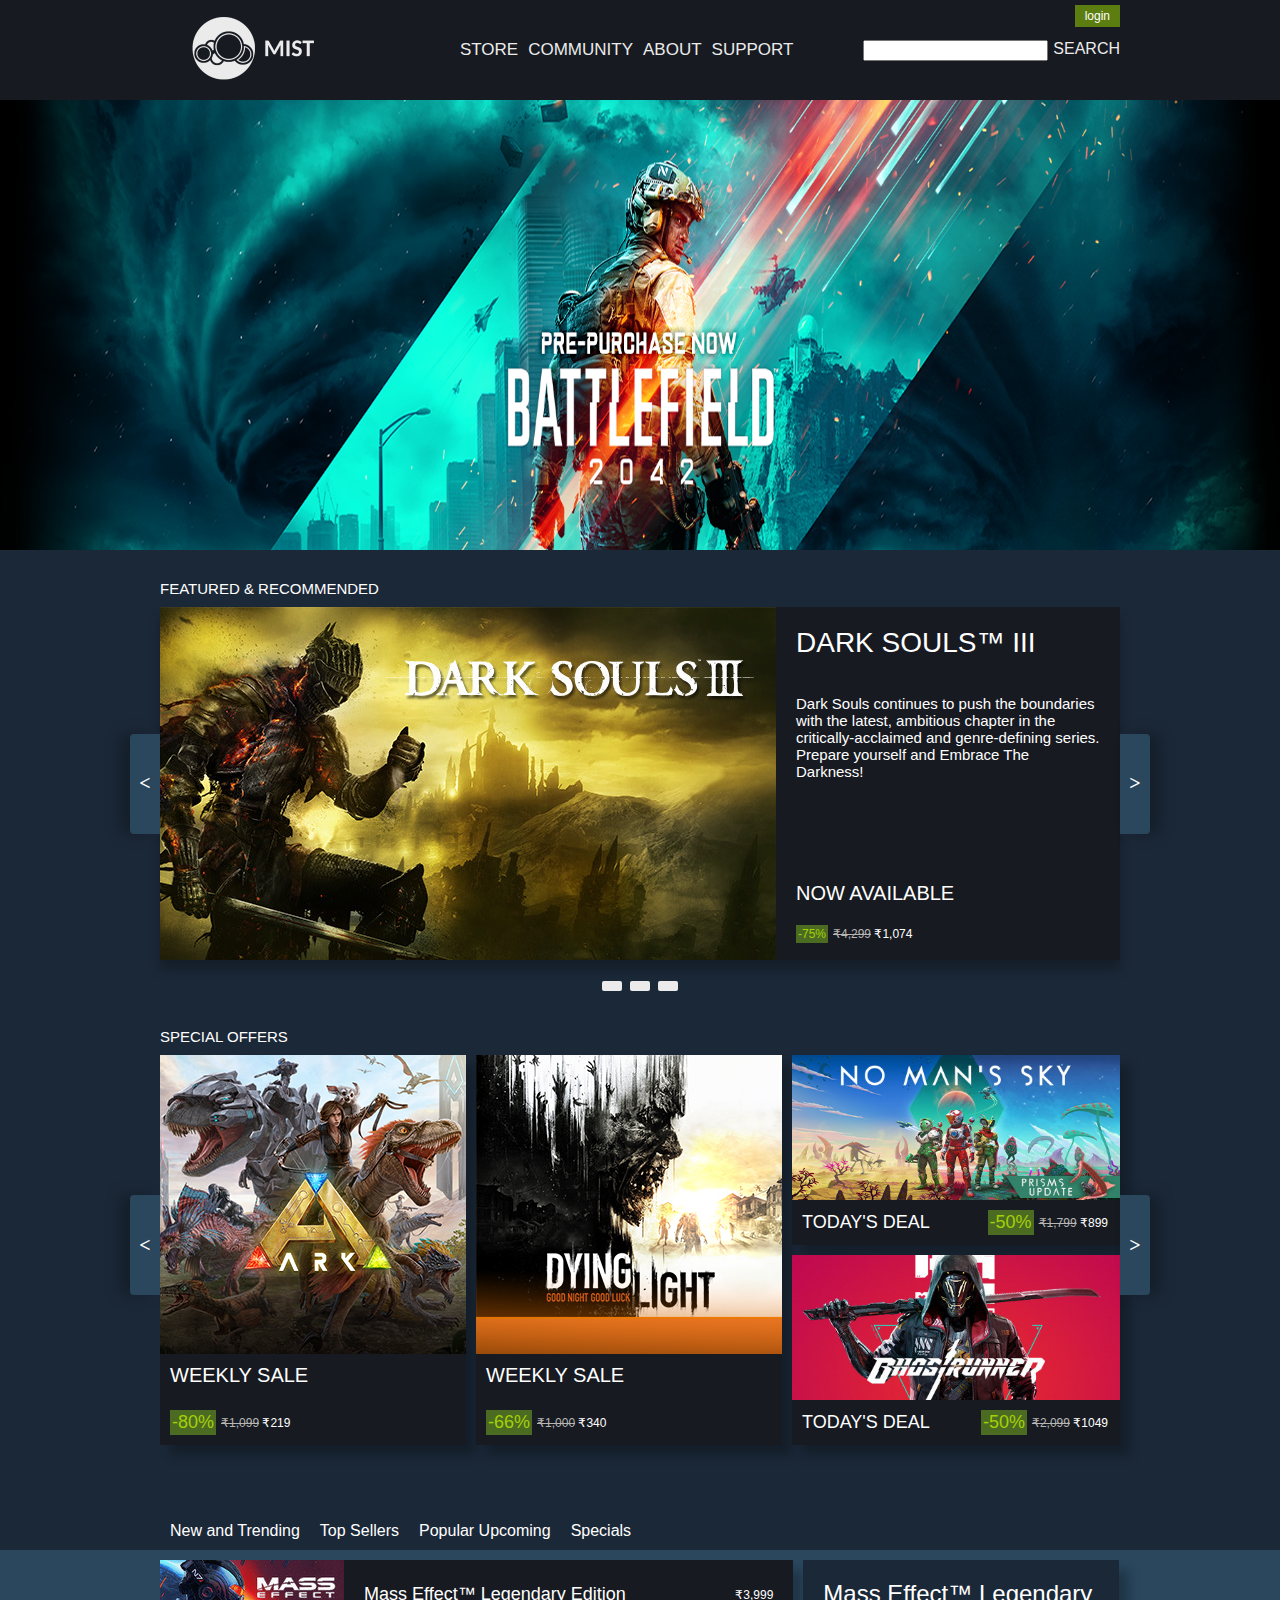
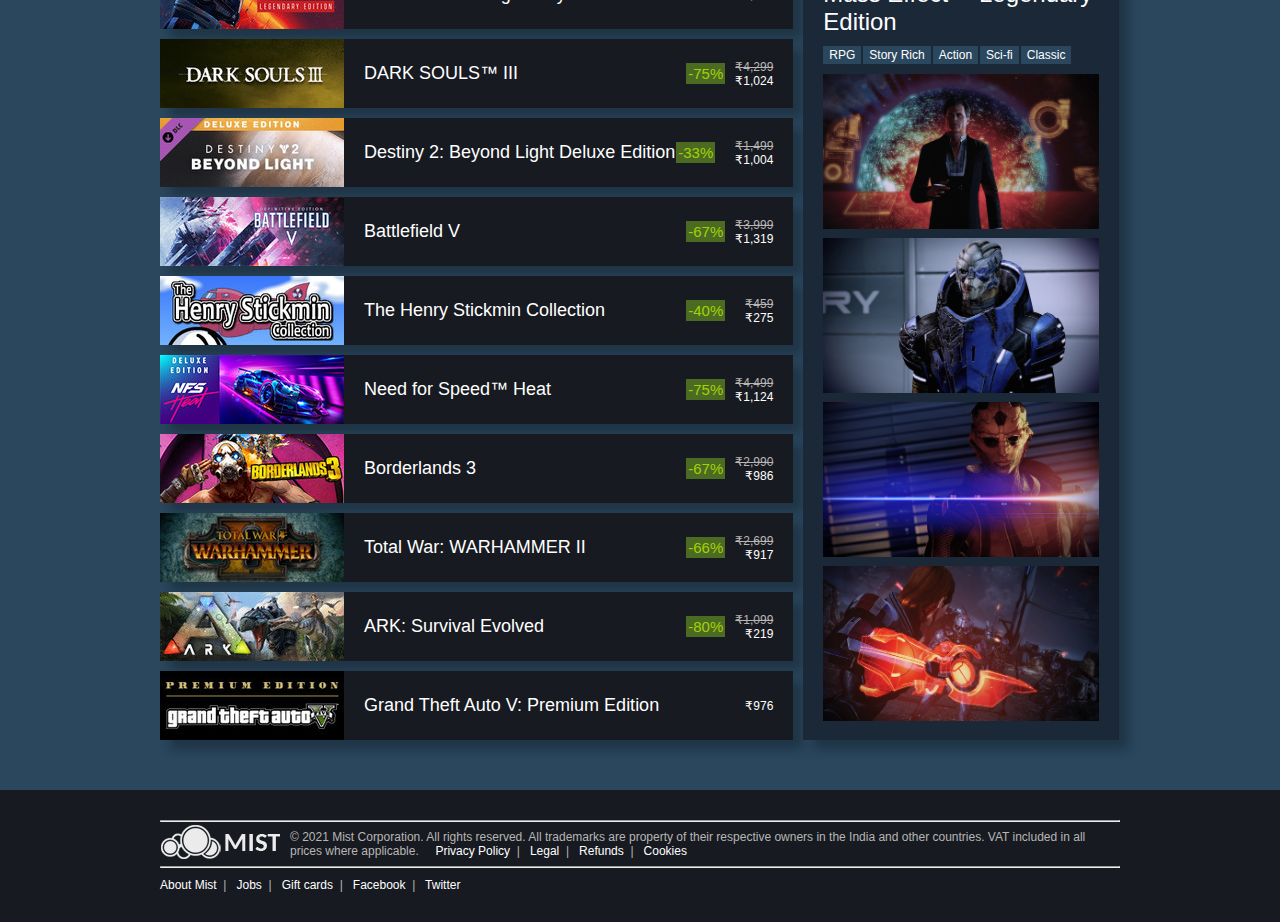
<file: index.html>
<!DOCTYPE html>
<html>
  <head>
    <title>Mist</title>
    <link rel="stylesheet" href="css\mist.css">
    <script src="js/mist.js"></script>
  </head>
  <body>
<!--- header --->
    <div class="header">
      <div class="h-content">
          <nav class="h-nav">
            <div class="navlogo">
              <a href="index.html">
                <img src="img\Mist 400x200.png" alt="Mist Logo" width = 200px  height = 100px >
              </a>
            </div>

            <ul class="navlinks">
              <li>
                <a href="#">STORE</a>
              </li>
              <li>
                <a href="#">COMMUNITY</a>
                </li>
              <li>
                <a href="#">ABOUT</a>
              </li>
              <li>
                <a href="#">SUPPORT</a>
              </li>
            </ul>

            <div class="navsearch">
              <input class = header-searchtype="text" placeholder="">
              <a href="#"><div class="searchbutton">SEARCH
              </div></a>
            </div>
          </nav>

          <a href="signin.html"><div class="navlogin">login</div></a>
      </div>
    </div>

<!--- MainBanner --->
    <div class="mainbanner">
      <a href="storepagebattlefield.html"><img src="img\MainBanner.png" alt="battlefield" width= 100% height= 450px></a>
    </div>

<!--- topbody --->
    <div class="topbody">
      <div class="t-wrapper">
        FEATURED & RECOMMENDED
        <!--Top slide using javascript-->
        <div class="slideshow-container">
        <div class="t-slidecontainer">
          <button class="slide-button left" id="left" onclick="plusSlides(-1)"><</button>
          <div class="t-slide-carousel">
            <a href="storepagedarksouls3.html" class="aslide">
              <div class="t-slide">
                  <div class="ts-image">
                    <img src="img\top\ts-1.jpg"  alt="Dark Souls">
                  </div>
                  <div class="ts-content">
                    <div class="ts-title">DARK SOULS™ III</div>
                    <div class="ts-desc">
                      Dark Souls continues to push the boundaries with the latest, ambitious
                      chapter in the critically-acclaimed and genre-defining series. Prepare
                      yourself and Embrace The Darkness!
                    </div>
                    <div class="ts-body">
                      NOW AVAILABLE
                      <div class="ts-price">
                        <div class="ts-discount">-75%</div>
                        <div class="ts-cost"><s>₹4,299</s> ₹1,074</div>
                      </div>
                    </div>
                  </div>
                </div>
            </a>

            <a href="storepagebattlefield.html" class="aslide">
              <div class="t-slide">
                  <div class="ts-image">
                    <img src="img\top\ts-2.jpg" height=auto width = 100% alt="BattleField">
                  </div>
                  <div class="ts-content">
                    <div class="ts-title">Battlefield™ 2042</div>
                    <div class="ts-desc">
                      Battlefield™ 2042 is a first-person shooter that marks the return to the iconic
                      all-out warfare of the franchise. In a near-future world transformed by disorder,
                      adapt and overcome dynamically- changing battlegrounds with the help of your squad
                      and a cutting-edge arsenal.
                    </div>
                    <div class="ts-body">
                      NOW AVAILABLE
                      <div class="ts-price">
                        <div class="ts-cost">₹3,499</div>
                      </div>
                    </div>
                  </div>
                </div>
            </a>

            <a href="storepagenomanssky.html" class="aslide">
              <div class="t-slide">
                  <div class="ts-image">
                    <img src="img\top\ts-3.jpg"  alt="No Man's Sky">
                  </div>
                  <div class="ts-content">
                    <div class="ts-title">No Man's Sky</div>
                    <div class="ts-desc">
                      No Man's Sky is a game about exploration and survival in an infinite procedurally generated universe.
                    </div>
                    <div class="ts-body">
                      NOW AVAILABLE
                      <div class="ts-price">
                        <div class="ts-discount">-50%</div>
                        <div class="ts-cost"><s>₹1,799</s> ₹899</div>
                      </div>
                    </div>
                  </div>
                </div>
            </a>
          </div>
          <button class="slide-button right" id="right" onclick="plusSlides(1)">></button>
        </div>
        <br>
        <div style="text-align:center">
          <span class="dot" onclick="currentSlide(1)"></span>
          <span class="dot" onclick="currentSlide(2)"></span>
          <span class="dot" onclick="currentSlide(3)"></span>
        </div>

        <!--End of top slide-->
        <br><br>
        SPECIAL OFFERS
        <div class="b-slide-container">
          <button class="slide-button left" id="left"><</button>
          <div class="b-slide">
            <div class="bs-type1">
                <img src="img\top\tb-1.jpg"  alt="Ark: Survival Evolved" width= 100%>
                <div class="bs-body1">
                WEEKLY SALE
                <br><br>
                  <div class="bs-price">
                    <div class="bs-discount">-80%</div>
                    <div class="bs-cost"><s>₹1,099</s> ₹219</div>
                  </div>
                </div>
            </div>
            <div class="bs-type1">
                <img src="img\top\tb-2.jpg"  alt="Dying Light" width= 100%>
                <div class="bs-body1">
                WEEKLY SALE
                <br><br>
                  <div class="bs-price">
                    <div class="bs-discount">-66%</div>
                    <div class="bs-cost"><s>₹1,000</s> ₹340</div>
                  </div>
                </div>
            </div>
            <div class="bs-type2">
              <a href="storepagenomanssky.html">
                <img src="img\top\tb-3.jpg"  alt="No Man's Sky" width= 100%>
                <div class="bs-body2">
                  TODAY'S DEAL
                  <div class="bs-price">
                    <div class="bs-discount">-50%</div>
                    <div class="bs-cost"><s>₹1,799</s> ₹899</div>
                  </div>
                </div>
              </a>
            </div>
            <div class="bs-type2">
                <img src="img\top\tb-4.jpg"  alt="Ghostrunner" width= 100%>
              <div class="bs-body2">
              TODAY'S DEAL
              <div class="bs-price">
                <div class="bs-discount">-50%</div>
                <div class="bs-cost"><s>₹2,099</s> ₹1049</div>
              </div>
            </div>
            </div>
          </div>
          <button class="slide-button right" id="right">></button>
        </div>
        <br>
      </div>
    </div>
    </div>

<!--- botbody --->
    <div class="botbody">
      <div class="b-barcontainer">
        <div class="b-bar">
          <div class="b-barcontent">New and Trending</div>
          <div class="b-barcontent">Top Sellers</div>
          <div class="b-barcontent">Popular Upcoming</div>
          <div class="b-barcontent">Specials</div>
        </div>
      </div>
      <div class="b-wrapper">
        <div class="b-left">
          <div class="l-list" onmouseover="currentDiv(1)">
            <div class="l-image"><img src="img\list\li-1.jpg" alt="image not found"></div>
            <div class="l-content">
              <div class="l-name">Mass Effect™ Legendary Edition</div>
              <div class="l-cost"><s></s> ₹3,999</div>
            </div>
          </div>

          <a href="storepagedarksouls3.html">
            <div class="l-list" onmouseover="currentDiv(2)">
              <div class="l-image"><img src="img\list\li-2.jpg" alt="image not found"></div>
              <div class="l-content">
                <div class="l-name">DARK SOULS™ III</div>
                <div class="l-price">
                  <div class="l-discount">-75%</div>
                  <div class="l-cost"><s>₹4,299</s><br>₹1,024</div>
                </div>
              </div>
            </div>
          </a>

          <div class="l-list" onmouseover="currentDiv(3)">
            <div class="l-image"><img src="img\list\li-3.jpg" alt="image not found"></div>
            <div class="l-content">
              <div class="l-name">Destiny 2: Beyond Light Deluxe Edition</div>
              <div class="l-price">
                <div class="l-discount">-33%</div>
                <div class="l-cost">&nbsp &nbsp<s>₹1,499</s><br>₹1,004</div>
              </div>
            </div>
          </div>

          <div class="l-list" onmouseover="currentDiv()">
            <div class="l-image"><img src="img\list\li-4.jpg" alt="image not found"></div>
            <div class="l-content">
              <div class="l-name">Battlefield V</div>
              <div class="l-price">
                <div class="l-discount">-67%</div>
                <div class="l-cost"><s>₹3,999</s><br>₹1,319</div>
              </div>
            </div>
          </div>

          <div class="l-list" onmouseover="currentDiv()">
            <div class="l-image"><img src="img\list\li-5.jpg" alt="image not found"></div>
            <div class="l-content">
              <div class="l-name">The Henry Stickmin Collection</div>
              <div class="l-price">
                <div class="l-discount">-40%</div>
                <div class="l-cost">&nbsp &nbsp<s>₹459</s><br>₹275</div>
              </div>
            </div>
          </div>

          <div class="l-list" onmouseover="currentDiv()">
            <div class="l-image"><img src="img\list\li-6.jpg" alt="image not found"></div>
            <div class="l-content">
              <div class="l-name">Need for Speed™ Heat</div>
              <div class="l-price">
                <div class="l-discount">-75%</div>
                <div class="l-cost"><s>₹4,499</s><br>₹1,124</div>
              </div>
            </div>
          </div>

          <div class="l-list" onmouseover="currentDiv()">
            <div class="l-image"><img src="img\list\li-7.jpg" alt="image not found"></div>
            <div class="l-content">
              <div class="l-name">Borderlands 3</div>
              <div class="l-price">
                <div class="l-discount">-67%</div>
                <div class="l-cost"><s>₹2,990</s><br>₹986</div>
              </div>
            </div>
          </div>

          <div class="l-list" onmouseover="currentDiv()">
            <div class="l-image"><img src="img\list\li-8.jpg" alt="image not found"></div>
            <div class="l-content">
              <div class="l-name">Total War: WARHAMMER II</div>
              <div class="l-price">
                <div class="l-discount">-66%</div>
                <div class="l-cost"><s>₹2,699</s><br>₹917</div>
              </div>
            </div>
          </div>

          <div class="l-list" onmouseover="currentDiv()">
            <div class="l-image"><img src="img\list\li-9.jpg" alt="image not found"></div>
            <div class="l-content">
              <div class="l-name">ARK: Survival Evolved</div>
              <div class="l-price">
                <div class="l-discount">-80%</div>
                <div class="l-cost"><s>₹1,099</s><br>₹219</div>
              </div>
            </div>
          </div>

          <div class="l-list" onmouseover="currentDiv()">
            <div class="l-image"><img src="img\list\li-10.jpg" alt="image not found"></div>
            <div class="l-content">
              <div class="l-name">Grand Theft Auto V: Premium Edition</div>
              <div class="l-price">
                <div class="l-cost">₹976</div>
              </div>
            </div>
          </div>

        </div>
        <div class="b-right-container">
          <div class="b-right" id="right">
            <div class="r-title">
              Mass Effect™ Legendary Edition
            </div>
            <div class="r-tagscontainer">
              <div class="r-tag">RPG</div>
              <div class="r-tag">Story Rich</div>
              <div class="r-tag">Action</div>
              <div class="r-tag">Sci-fi</div>
              <div class="r-tag">Classic</div>

            </div>
            <div class="r-imagescontainer">
              <div class="r-image"><img src="img\bl1\1.jpg" alt="" width = 100%></div>
              <div class="r-image"><img src="img\bl1\2.jpg" alt="" width = 100%></div>
              <div class="r-image"><img src="img\bl1\3.jpg" alt="" width = 100%></div>
              <div class="r-image"><img src="img\bl1\4.jpg" alt="" width = 100%></div>
            </div>
          </div>

          <div class="b-right" id="right">
            <div class="r-title">
              DARK SOULS™ III
            </div>
            <div class="r-tagscontainer">
              <div class="r-tag">Souls-like</div>
              <div class="r-tag">Dark Fantasy</div>
              <div class="r-tag">Difficult</div>
              <div class="r-tag">RPG</div>
            </div>
            <div class="r-imagescontainer">
              <div class="r-image"><img src="img\bl2\1.jpg" alt="" width = 100%></div>
              <div class="r-image"><img src="img\bl2\2.jpg" alt="" width = 100%></div>
              <div class="r-image"><img src="img\bl2\3.jpg" alt="" width = 100%></div>
              <div class="r-image"><img src="img\bl2\4.jpg" alt="" width = 100%></div>
            </div>
         </div>

         <div class="b-right" id="right">
           <div class="r-title">
             Destiny 2: Beyond Light Deluxe Edition
           </div>
           <div class="r-tagscontainer">
              <div class="r-tag">Looter Shooter</div>
             <div class="r-tag">Action</div>
             <div class="r-tag">Adventure</div>
             <div class="r-tag">FPS</div>

           </div>
           <div class="r-imagescontainer">
             <div class="r-image"><img src="img\bl3\1.jpg" alt="" width = 100%></div>
             <div class="r-image"><img src="img\bl3\2.jpg" alt="" width = 100%></div>
             <div class="r-image"><img src="img\bl3\3.jpg" alt="" width = 100%></div>
             <div class="r-image"><img src="img\bl3\4.jpg" alt="" width = 100%></div>
           </div>
        </div>
       </div>
     </div>
   </div>

    <div class="footer">
     <div class="f-wrapper">
       <hr>
       <div class="f-top">
         <div class="f-logoleft"><a href="index.html"><img src="img\Mist-Footer.png" height = 40px alt=""></a></div>
         <div class="f-center">
           © 2021 Mist Corporation. All rights reserved. All trademarks are property of their respective owners in the India and other countries.
            VAT included in all prices where applicable. &nbsp &nbsp
              <a href="#">Privacy Policy</a>&nbsp | &nbsp
              <a href="#">Legal</a>&nbsp | &nbsp
              <a href="#">Refunds</a>&nbsp | &nbsp
              <a href="#">Cookies</a>
         </div>
       </div>
       <hr>
       <div class="f-bot">
         <a href="#">About Mist</a>&nbsp | &nbsp
         <a href="#">Jobs</a>&nbsp | &nbsp
         <a href="#">Gift cards</a>&nbsp | &nbsp
         <a href="#">Facebook</a>&nbsp | &nbsp
         <a href="#">Twitter</a>&nbsp  &nbsp
       </div>
     </div>
    </div>
  </body>
</html>
</file>
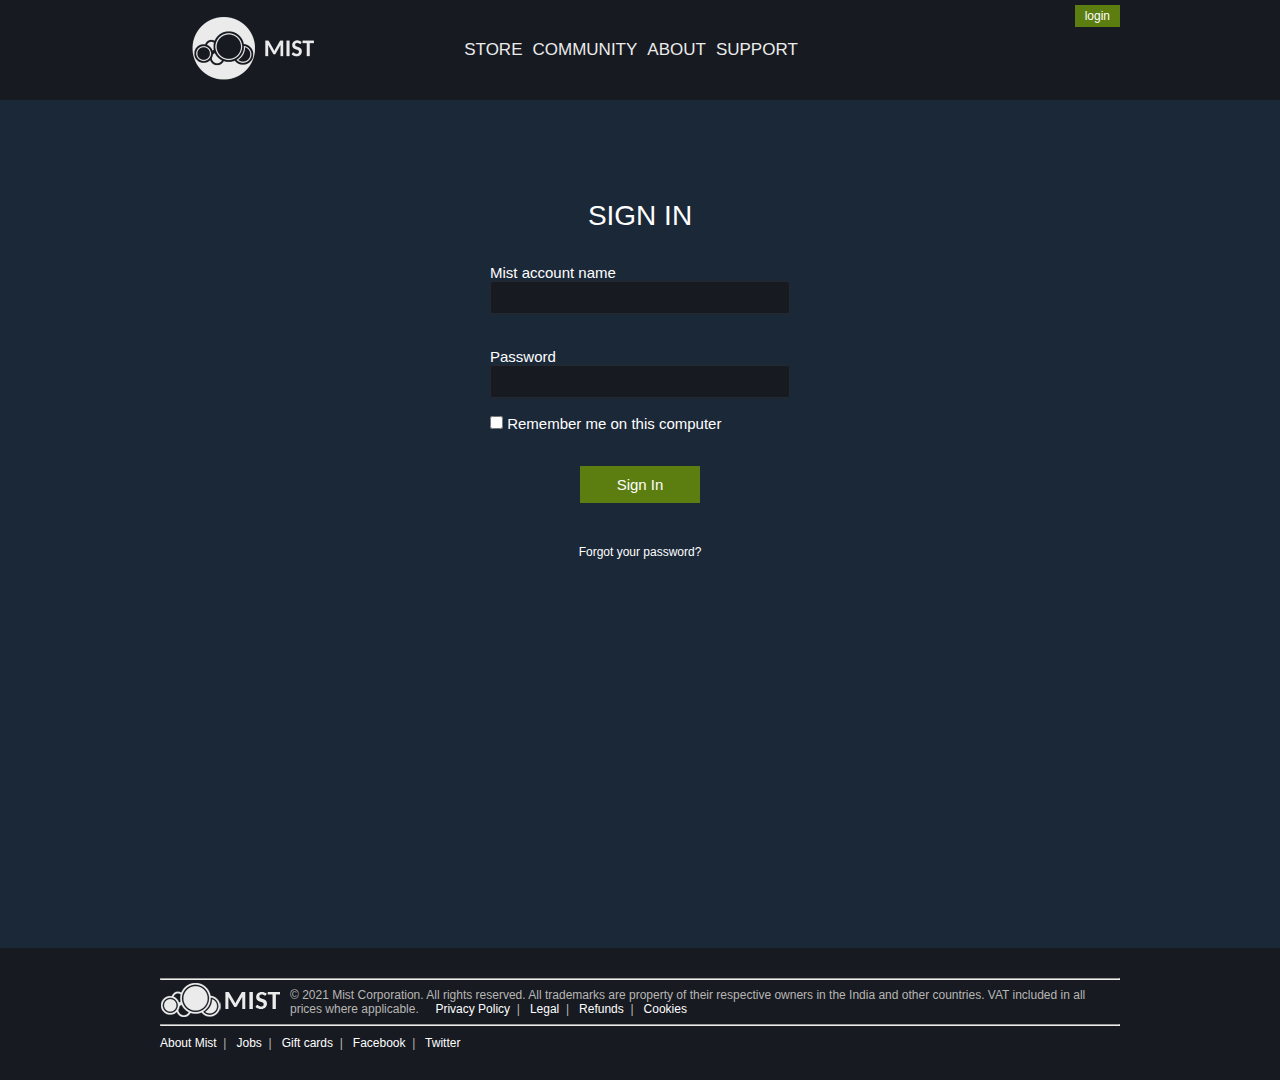
<file: signin.html>
<!DOCTYPE html>
<html>
  <head>
    <title>Mist</title>
    <link rel="stylesheet" href="css\mist.css">
  </head>
  <body>
<!--- header --->
    <div class="header">
      <div class="h-content">
          <nav class="h-nav">
            <div class="navlogo">
              <a href="index.html">
                <img src="img\Mist 400x200.png" alt="Mist Logo" width = 200px  height = 100px >
              </a>
            </div>

            <ul class="navlinks">
              <li>
                <a href="index.html">STORE</a>
              </li>
              <li>
                <a href="#">COMMUNITY</a>
                </li>
              <li>
                <a href="#">ABOUT</a>
              </li>
              <li>
                <a href="#">SUPPORT</a>
              </li>
            </ul>
            <div class="navsearch-space">
            </div>
          </nav>

          <a href="#"><div class="navlogin">login</div></a>
      </div>
    </div>

    <div class="topbody-signin">
      SIGN IN
      <div class="sign-in">
        <br>
        <form class="sign-in-form" action="index.html" method="post">
        <label for="">Mist account name</label>
        <input class=sign-in-box type="text" name="username" value=""><br><br>
        <label for="">Password</label>
        <input class=sign-in-box type="password" name="password" value=""><br>
        <input  class = check type="checkbox" name="" value=""> Remember me on this computer
        <br><br><br>
        <a href="#">
          <div class="sign-in-button">
            Sign In
          </div>
        </a>
        </form>
      </div>
      <br>
      <a href="#"><p>Forgot your password?</p></a>
    </div>


    <div class="footer">
     <div class="f-wrapper">
       <hr>
       <div class="f-top">
         <div class="f-logoleft"><img src="img\Mist-Footer.png" height = 40px alt=""></div>
         <div class="f-center">
           © 2021 Mist Corporation. All rights reserved. All trademarks are property of their respective owners in the India and other countries.
            VAT included in all prices where applicable. &nbsp &nbsp
              <a href="#">Privacy Policy</a>&nbsp | &nbsp
              <a href="#">Legal</a>&nbsp | &nbsp
              <a href="#">Refunds</a>&nbsp | &nbsp
              <a href="#">Cookies</a>
         </div>
       </div>
       <hr>
       <div class="f-bot">
         <a href="#">About Mist</a>&nbsp | &nbsp
         <a href="#">Jobs</a>&nbsp | &nbsp
         <a href="#">Gift cards</a>&nbsp | &nbsp
         <a href="#">Facebook</a>&nbsp | &nbsp
         <a href="#">Twitter</a>&nbsp  &nbsp
       </div>
     </div>
    </div>

  </body>
</html>
</file>
